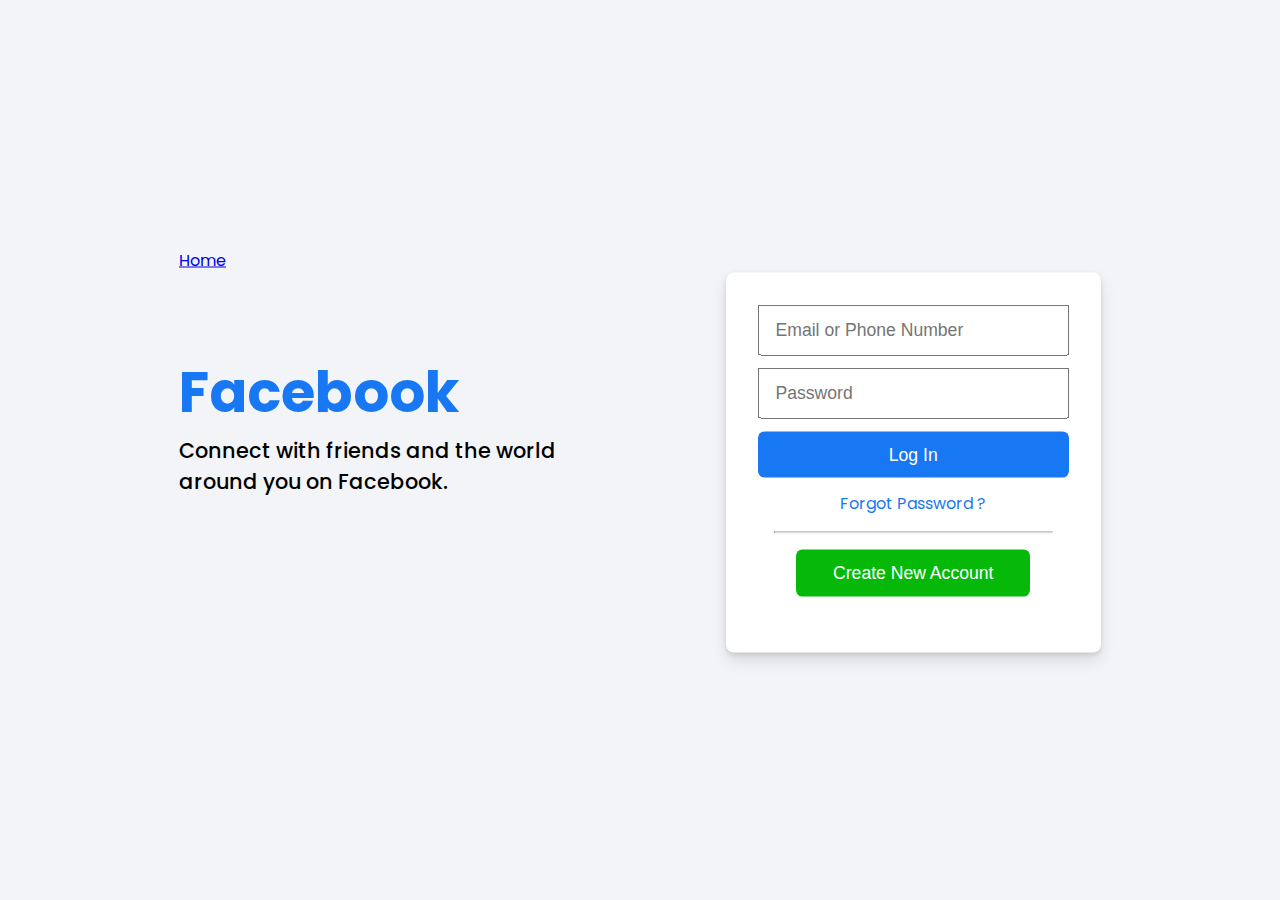
<file: pages/login.html>
<!DOCTYPE html>
<html lang="en">

<head>
    <meta charset="UTF-8">
    <meta name="viewport" content="width=device-width, initial-scale=1.0">
    <title>Document</title>
    <link rel="stylesheet" href="../css/login.css">
</head>

<body>
    <div class="content">
        <a href="../index.html">Home</a>
        <div class="flex-div">
            <div class="name-content">
                <h1 class="logo">Facebook</h1>
                <p>Connect with friends and the world around you on Facebook.</p>
            </div>
            <form>
                <input class="inp-username" type="text" placeholder="Email or Phone Number" required />
                <input class="inp-password" type="password" placeholder="Password" required>
                <button class="login">Log In</button>
                <a href="#">Forgot Password ?</a>
                <hr>
                <button class="create-account">Create New Account</button>
            </form>
        </div>
    </div>

    <script src="../js/login.js"></script>
</body>

</html>
</file>
<file: css/login.css>
@import url("https://fonts.googleapis.com/css2?family=Poppins:ital,wght@0,100;0,200;0,300;0,400;0,500;0,600;0,700;0,800;0,900;1,100;1,200;1,300;1,400;1,500;1,600;1,700;1,800;1,900&display=swap");

* {
    margin: 0;
    padding: 0;
    box-sizing: border-box;
}

body {
    font-family: "Poppins", sans-serif;
    background: #f2f4f7;
}

.content {
    position: absolute;
    top: 50%;
    left: 50%;
    transform: translate(-50%, -50%);
}

.flex-div {
    display: flex;
    justify-content: space-evenly;
    align-items: center;
}

.name-content {
    margin-right: 7rem;
}

.name-content .logo {
    font-size: 3.5rem;
    color: #1877f2;
}

.name-content p {
    font-size: 1.3rem;
    font-weight: 500;
    margin-bottom: 5rem;
}

form {
    display: flex;
    flex-direction: column;
    background: #fff;
    padding: 2rem;
    width: 530px;
    height: 380px;
    border-radius: 0.5rem;
    box-shadow: 0 2px 4px rgb(0 0 0 / 10%), 0 8px 16px rgb(0 0 0 / 10%);
}

form input {
    outline: none;
    padding: 0.8rem 1rem;
    margin-bottom: 0.8rem;
    font-size: 1.1rem;
}

form input:focus {
    border: 1.8px solid #1877f2;
}

form .login {
    outline: none;
    border: none;
    background: #1877f2;
    padding: 0.8rem 1rem;
    border-radius: 0.4rem;
    font-size: 1.1rem;
    color: #fff;
}

form .login:hover {
    background: #0f71f1;
    cursor: pointer;
}

form a {
    text-decoration: none;
    text-align: center;
    font-size: 1rem;
    padding-top: 0.8rem;
    color: #1877f2;
}

form hr {
    background: #f7f7f7;
    margin: 1rem;
}

form .create-account {
    outline: none;
    border: none;
    background: #06b909;
    padding: 0.8rem 1rem;
    border-radius: 0.4rem;
    font-size: 1.1rem;
    color: #fff;
    width: 75%;
    margin: 0 auto;
}

form .create-account:hover {
    background: #03ad06;
    cursor: pointer;
}

/* //.........Media Query.........// */

@media (max-width: 500px) {
    html {
        font-size: 60%;
    }

    .name-content {
        margin: 0;
        text-align: center;
    }

    form {
        width: 300px;
        height: fit-content;
    }

    form input {
        margin-bottom: 1rem;
        font-size: 1.5rem;
    }

    form .login {
        font-size: 1.5rem;
    }

    form a {
        font-size: 1.5rem;
    }

    form .create-account {
        font-size: 1.5rem;
    }

    .flex-div {
        display: flex;
        flex-direction: column;
    }
}

@media (min-width: 501px) and (max-width: 768px) {
    html {
        font-size: 60%;
    }

    .name-content {
        margin: 0;
        text-align: center;
    }

    form {
        width: 300px;
        height: fit-content;
    }

    form input {
        margin-bottom: 1rem;
        font-size: 1.5rem;
    }

    form .login {
        font-size: 1.5rem;
    }

    form a {
        font-size: 1.5rem;
    }

    form .create-account {
        font-size: 1.5rem;
    }

    .flex-div {
        display: flex;
        flex-direction: column;
    }
}

@media (min-width: 769px) and (max-width: 1200px) {
    html {
        font-size: 60%;
    }

    .name-content {
        margin: 0;
        text-align: center;
    }

    form {
        width: 300px;
        height: fit-content;
    }

    form input {
        margin-bottom: 1rem;
        font-size: 1.5rem;
    }

    form .login {
        font-size: 1.5rem;
    }

    form a {
        font-size: 1.5rem;
    }

    form .create-account {
        font-size: 1.5rem;
    }

    .flex-div {
        display: flex;
        flex-direction: column;
    }

    @media (orientation: landscape) and (max-height: 500px) {
        .header {
            height: 90vmax;
        }
    }
}
</file>
